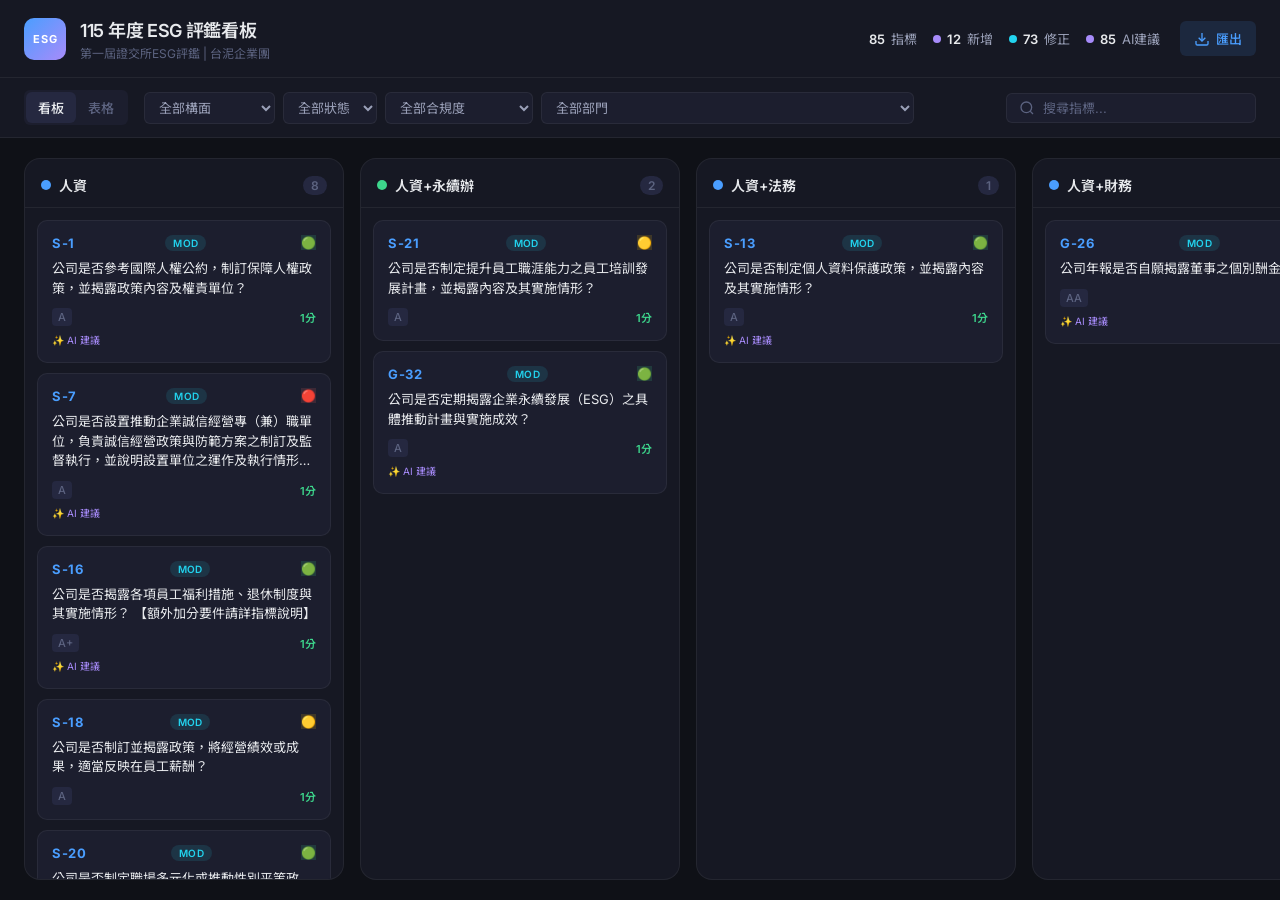
<file: index.html>
<!DOCTYPE html>
<html lang="zh-TW">
<head>
  <meta charset="UTF-8">
  <meta name="viewport" content="width=device-width, initial-scale=1.0">
  <title>ESG 評鑑看板 | 115年度</title>
  <meta name="description" content="115年度第一屆ESG評鑑指標管理看板，整合114年自評資料與AI填答建議">
  <link rel="preconnect" href="https://fonts.googleapis.com">
  <link href="https://fonts.googleapis.com/css2?family=Inter:wght@300;400;500;600;700&family=Noto+Sans+TC:wght@300;400;500;700&display=swap" rel="stylesheet">
  <link rel="stylesheet" href="style.css">
</head>
<body>
  <div id="app">
    <!-- Header -->
    <header class="header">
      <div class="header-left">
        <div class="logo">
          <span class="logo-icon">ESG</span>
          <div class="logo-text">
            <h1>115 年度 ESG 評鑑看板</h1>
            <p class="subtitle">第一屆證交所ESG評鑑 | 台泥企業團</p>
          </div>
        </div>
      </div>
      <div class="header-right">
        <div class="stats" id="stats"></div>
        <button class="btn btn-export" id="btnExport" title="匯出 Excel">
          <svg width="16" height="16" viewBox="0 0 24 24" fill="none" stroke="currentColor" stroke-width="2"><path d="M21 15v4a2 2 0 01-2 2H5a2 2 0 01-2-2v-4"/><polyline points="7 10 12 15 17 10"/><line x1="12" y1="15" x2="12" y2="3"/></svg>
          匯出
        </button>
      </div>
    </header>

    <!-- Toolbar -->
    <div class="toolbar">
      <div class="toolbar-left">
        <div class="view-toggle">
          <button class="btn btn-view active" data-view="kanban" id="btnKanban">看板</button>
          <button class="btn btn-view" data-view="table" id="btnTable">表格</button>
        </div>
        <div class="filter-group">
          <select id="filterFace" class="filter-select">
            <option value="">全部構面</option>
            <option value="E">環境面 (E)</option>
            <option value="S">社會面 (S)</option>
            <option value="G">公司治理面 (G)</option>
          </select>
          <select id="filterStatus" class="filter-select">
            <option value="">全部狀態</option>
            <option value="New_2026">新增指標</option>
            <option value="Modified_2026">修正指標</option>
          </select>
          <select id="filterCompliance" class="filter-select">
            <option value="">全部合規度</option>
            <option value="low">🟡/🔴 未完全符合</option>
            <option value="fully_compliant">🟢 完全符合</option>
            <option value="cannot_assess">⚪ 無法評估</option>
          </select>
          <select id="filterDept" class="filter-select">
            <option value="">全部部門</option>
          </select>
        </div>
      </div>
      <div class="toolbar-right">
        <div class="search-box">
          <svg width="16" height="16" viewBox="0 0 24 24" fill="none" stroke="currentColor" stroke-width="2"><circle cx="11" cy="11" r="8"/><path d="M21 21l-4.35-4.35"/></svg>
          <input type="text" id="searchInput" placeholder="搜尋指標..." autocomplete="off">
        </div>
      </div>
    </div>

    <!-- Kanban View -->
    <div class="kanban-container" id="kanbanView">
      <div class="kanban-board" id="kanbanBoard"></div>
    </div>

    <!-- Table View -->
    <div class="table-container hidden" id="tableView">
      <table class="data-table">
        <thead>
          <tr>
            <th>編號</th>
            <th>狀態</th>
            <th>構面</th>
            <th>評鑑指標</th>
            <th>題型</th>
            <th>114得分</th>
            <th>負責部門</th>
            <th>操作</th>
          </tr>
        </thead>
        <tbody id="tableBody"></tbody>
      </table>
    </div>

    <!-- Modal -->
    <div class="modal-overlay hidden" id="modalOverlay">
      <div class="modal" id="modal">
        <div class="modal-header">
          <div class="modal-title-group">
            <span class="modal-badge" id="modalBadge"></span>
            <h2 id="modalTitle"></h2>
          </div>
          <button class="btn-close" id="btnClose">&times;</button>
        </div>
        <div class="modal-body" id="modalBody"></div>
      </div>
    </div>
  </div>

  <script src="app.js"></script>
</body>
</html>
</file>
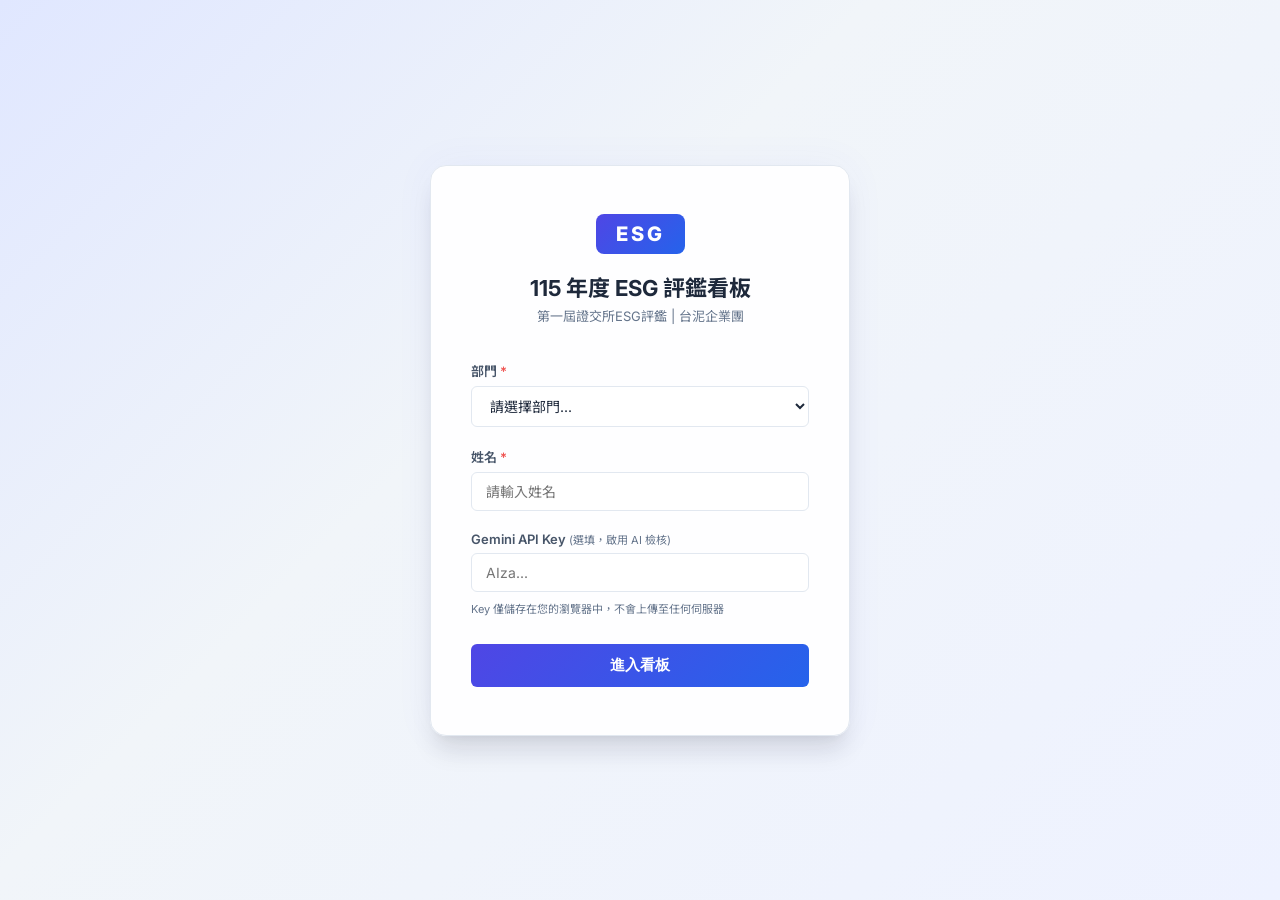
<file: v2/index.html>
<!DOCTYPE html>
<html lang="zh-TW">
<head>
  <meta charset="UTF-8">
  <meta name="viewport" content="width=device-width, initial-scale=1.0">
  <title>ESG 評鑑看板 | 115年度</title>
  <meta name="description" content="115年度第一屆ESG評鑑指標管理看板，整合114年自評資料與AI填答建議">
  <link rel="preconnect" href="https://fonts.googleapis.com">
  <link href="https://fonts.googleapis.com/css2?family=Inter:wght@300;400;500;600;700&family=Noto+Sans+TC:wght@300;400;500;700&display=swap" rel="stylesheet">
  <link rel="stylesheet" href="style.css">
</head>
<body>
  <!-- Login Overlay -->
  <div class="login-overlay" id="loginOverlay">
    <div class="login-card">
      <div class="login-logo">
        <span class="login-logo-icon">ESG</span>
        <h1>115 年度 ESG 評鑑看板</h1>
        <p>第一屆證交所ESG評鑑 | 台泥企業團</p>
      </div>
      <div class="login-form">
        <div class="login-field">
          <label>部門 <span class="required">*</span></label>
          <select id="loginDept" class="login-input">
            <option value="">請選擇部門...</option>
          </select>
        </div>
        <div class="login-field">
          <label>姓名 <span class="required">*</span></label>
          <input type="text" id="loginName" class="login-input" placeholder="請輸入姓名">
        </div>
        <div class="login-field">
          <label>Gemini API Key <span class="login-optional">(選填，啟用 AI 檢核)</span></label>
          <input type="password" id="loginApiKey" class="login-input" placeholder="AIza...">
          <div class="login-hint">Key 僅儲存在您的瀏覽器中，不會上傳至任何伺服器</div>
        </div>
        <button class="login-btn" id="loginBtn" onclick="handleLogin()">進入看板</button>
        <div class="login-error hidden" id="loginError"></div>
      </div>
    </div>
  </div>

  <div id="app" class="hidden">
    <!-- Header -->
    <header class="header">
      <div class="header-left">
        <div class="logo">
          <span class="logo-icon">ESG</span>
          <div class="logo-text">
            <h1>115 年度 ESG 評鑑看板</h1>
            <p class="subtitle">第一屆證交所ESG評鑑 | 台泥企業團</p>
          </div>
        </div>
      </div>
      <div class="header-right">
        <div class="stats" id="stats"></div>
        <div class="user-info" id="userInfo"></div>
        <button class="btn btn-export" id="btnExport" title="匯出 Excel">
          <svg width="16" height="16" viewBox="0 0 24 24" fill="none" stroke="currentColor" stroke-width="2"><path d="M21 15v4a2 2 0 01-2 2H5a2 2 0 01-2-2v-4"/><polyline points="7 10 12 15 17 10"/><line x1="12" y1="15" x2="12" y2="3"/></svg>
          匯出
        </button>
      </div>
    </header>

    <!-- Toolbar -->
    <div class="toolbar">
      <div class="toolbar-left">
        <div class="view-toggle">
          <button class="btn btn-view active" data-view="kanban" id="btnKanban">看板</button>
          <button class="btn btn-view" data-view="table" id="btnTable">表格</button>
        </div>
        <div class="filter-group">
          <!-- V2 面板 -->
          <select id="filterFace" class="filter-select">
            <option value="">全部構面</option>
            <option value="E">環境面 (E)</option>
            <option value="S">社會面 (S)</option>
            <option value="G">公司治理面 (G)</option>
          </select>
          <select id="filterStatus" class="filter-select">
            <option value="">全部狀態</option>
            <option value="新增">新增指標</option>
            <option value="修正">修正指標</option>
            <option value="無改變">無改變</option>
          </select>
          <select id="filterCompliance" class="filter-select">
            <option value="">全部合規度</option>
            <option value="low">🟡/🔴 未完全符合</option>
            <option value="fully_compliant">🟢 完全符合</option>
            <option value="cannot_assess">⚪ 無法評估</option>
          </select>
          <!-- Additional V2 Filter -->
          <select id="filterPlatform" class="filter-select">
            <option value="">全部揭露平台</option>
          </select>
          <select id="filterDept" class="filter-select">
            <option value="">全部部門</option>
          </select>
          <select id="filterFilled" class="filter-select">
            <option value="">全部填答狀態</option>
            <option value="filled">✅ 已填答</option>
            <option value="draft">📝 有草稿</option>
            <option value="empty">⬜ 未填答</option>
          </select>
        </div>
      </div>
      <div class="toolbar-right">
        <div class="search-box">
          <svg width="16" height="16" viewBox="0 0 24 24" fill="none" stroke="currentColor" stroke-width="2"><circle cx="11" cy="11" r="8"/><path d="M21 21l-4.35-4.35"/></svg>
          <input type="text" id="searchInput" placeholder="搜尋指標..." autocomplete="off">
        </div>
      </div>
    </div>

    <!-- Kanban View -->
    <div class="kanban-container" id="kanbanView">
      <div class="kanban-board" id="kanbanBoard"></div>
    </div>

    <!-- Table View -->
    <div class="table-container hidden" id="tableView">
      <table class="data-table">
        <thead>
          <tr>
            <th>編號</th>
            <th>狀態</th>
            <th>構面</th>
            <th>評鑑指標</th>
            <th>題型</th>
            <th>114得分</th>
            <th>負責部門</th>
            <th>填答</th>
            <th>操作</th>
          </tr>
        </thead>
        <tbody id="tableBody"></tbody>
      </table>
    </div>

    <!-- Modal -->
    <div class="modal-overlay hidden" id="modalOverlay">
      <div class="modal" id="modal">
        <div class="modal-header">
          <div class="modal-title-group">
            <span class="modal-badge" id="modalBadge"></span>
            <h2 id="modalTitle"></h2>
          </div>
          <button class="btn-close" id="btnClose">&times;</button>
        </div>
        <div class="modal-body" id="modalBody"></div>
      </div>
    </div>
  </div>

  <script src="ai-validator.js"></script>
  <script src="app.js"></script>
</body>
</html>
</file>
<file: style.css>
/* ===========================
   ESG Kanban Dashboard Styles
   =========================== */

:root {
  /* Color System - Dark Mode */
  --bg-primary: #0f1117;
  --bg-secondary: #161823;
  --bg-card: #1c1e2e;
  --bg-card-hover: #232540;
  --bg-surface: #252840;
  --bg-modal: #1a1d30;

  --border-subtle: rgba(255, 255, 255, 0.06);
  --border-active: rgba(255, 255, 255, 0.12);

  --text-primary: #e8eaed;
  --text-secondary: #9aa0b8;
  --text-muted: #5c6380;

  /* Accent Colors */
  --accent-blue: #4a9eff;
  --accent-green: #3dd68c;
  --accent-orange: #f0a855;
  --accent-red: #f06565;
  --accent-purple: #a78bfa;
  --accent-cyan: #22d3ee;

  /* Category Colors */
  --env-color: #3dd68c;
  --env-bg: rgba(61, 214, 140, 0.1);
  --soc-color: #4a9eff;
  --soc-bg: rgba(74, 158, 255, 0.1);
  --gov-color: #f0a855;
  --gov-bg: rgba(240, 168, 85, 0.1);

  /* Status Colors */
  --new-color: #a78bfa;
  --new-bg: rgba(167, 139, 250, 0.12);
  --mod-color: #22d3ee;
  --mod-bg: rgba(34, 211, 238, 0.12);

  /* Score Colors */
  --score-pass: #3dd68c;
  --score-fail: #f06565;

  /* Spacing */
  --radius-sm: 6px;
  --radius-md: 10px;
  --radius-lg: 16px;
  --radius-xl: 20px;

  /* Typography */
  --font-sans: 'Inter', 'Noto Sans TC', -apple-system, BlinkMacSystemFont, sans-serif;
}

* { margin: 0; padding: 0; box-sizing: border-box; }

html, body {
  height: 100%;
  font-family: var(--font-sans);
  background: var(--bg-primary);
  color: var(--text-primary);
  -webkit-font-smoothing: antialiased;
}

#app {
  display: flex;
  flex-direction: column;
  height: 100vh;
}

/* === Header === */
.header {
  display: flex;
  align-items: center;
  justify-content: space-between;
  padding: 16px 24px;
  background: var(--bg-secondary);
  border-bottom: 1px solid var(--border-subtle);
  flex-shrink: 0;
}

.header-left { display: flex; align-items: center; gap: 16px; }
.header-right { display: flex; align-items: center; gap: 20px; }

.logo { display: flex; align-items: center; gap: 14px; }

.logo-icon {
  display: flex;
  align-items: center;
  justify-content: center;
  width: 42px;
  height: 42px;
  background: linear-gradient(135deg, var(--accent-blue), var(--accent-purple));
  border-radius: var(--radius-md);
  font-size: 11px;
  font-weight: 700;
  letter-spacing: 1px;
  color: white;
}

.logo-text h1 {
  font-size: 18px;
  font-weight: 600;
  letter-spacing: -0.3px;
}

.subtitle {
  font-size: 12px;
  color: var(--text-muted);
  margin-top: 2px;
}

.stats {
  display: flex;
  gap: 16px;
  font-size: 13px;
  color: var(--text-secondary);
}

.stat-item {
  display: flex;
  align-items: center;
  gap: 6px;
}

.stat-dot {
  width: 8px;
  height: 8px;
  border-radius: 50%;
}

.stat-count {
  font-weight: 600;
  color: var(--text-primary);
}

/* === Buttons === */
.btn {
  display: inline-flex;
  align-items: center;
  gap: 6px;
  padding: 8px 14px;
  border: none;
  border-radius: var(--radius-sm);
  font-family: var(--font-sans);
  font-size: 13px;
  font-weight: 500;
  cursor: pointer;
  transition: all 0.2s ease;
}

.btn-export {
  background: rgba(74, 158, 255, 0.12);
  color: var(--accent-blue);
}

.btn-export:hover {
  background: rgba(74, 158, 255, 0.22);
}

.btn-view {
  background: transparent;
  color: var(--text-muted);
  padding: 6px 12px;
}

.btn-view.active {
  background: var(--bg-surface);
  color: var(--text-primary);
}

.btn-view:hover:not(.active) {
  color: var(--text-secondary);
}

.btn-close {
  background: none;
  border: none;
  color: var(--text-muted);
  font-size: 24px;
  cursor: pointer;
  padding: 4px 8px;
  border-radius: var(--radius-sm);
  transition: all 0.15s;
}

.btn-close:hover {
  color: var(--text-primary);
  background: rgba(255, 255, 255, 0.06);
}

/* === Toolbar === */
.toolbar {
  display: flex;
  align-items: center;
  justify-content: space-between;
  padding: 12px 24px;
  background: var(--bg-secondary);
  border-bottom: 1px solid var(--border-subtle);
  flex-shrink: 0;
  gap: 16px;
}

.toolbar-left {
  display: flex;
  align-items: center;
  gap: 16px;
}

.toolbar-right {
  display: flex;
  align-items: center;
  gap: 12px;
}

.view-toggle {
  display: flex;
  background: var(--bg-card);
  border-radius: var(--radius-sm);
  padding: 2px;
}

.filter-group {
  display: flex;
  gap: 8px;
}

.filter-select {
  background: var(--bg-card);
  color: var(--text-secondary);
  border: 1px solid var(--border-subtle);
  border-radius: var(--radius-sm);
  padding: 6px 10px;
  font-family: var(--font-sans);
  font-size: 13px;
  cursor: pointer;
  transition: border-color 0.15s;
}

.filter-select:hover { border-color: var(--border-active); }
.filter-select:focus { outline: none; border-color: var(--accent-blue); }

.search-box {
  display: flex;
  align-items: center;
  gap: 8px;
  background: var(--bg-card);
  border: 1px solid var(--border-subtle);
  border-radius: var(--radius-sm);
  padding: 6px 12px;
  transition: border-color 0.15s;
}

.search-box:focus-within { border-color: var(--accent-blue); }

.search-box svg { color: var(--text-muted); flex-shrink: 0; }

.search-box input {
  background: transparent;
  border: none;
  color: var(--text-primary);
  font-family: var(--font-sans);
  font-size: 13px;
  width: 200px;
  outline: none;
}

.search-box input::placeholder { color: var(--text-muted); }

/* === Kanban === */
.kanban-container {
  flex: 1;
  overflow-x: auto;
  overflow-y: hidden;
  padding: 20px 24px;
}

.kanban-board {
  display: flex;
  gap: 16px;
  height: 100%;
  min-width: min-content;
}

.kanban-column {
  flex: 0 0 320px;
  display: flex;
  flex-direction: column;
  background: var(--bg-secondary);
  border-radius: var(--radius-lg);
  border: 1px solid var(--border-subtle);
  overflow: hidden;
}

.kanban-column-header {
  display: flex;
  align-items: center;
  justify-content: space-between;
  padding: 16px 16px 12px;
  border-bottom: 1px solid var(--border-subtle);
  flex-shrink: 0;
}

.kanban-column-title {
  display: flex;
  align-items: center;
  gap: 8px;
  font-size: 14px;
  font-weight: 600;
}

.column-color-dot {
  width: 10px;
  height: 10px;
  border-radius: 50%;
}

.kanban-column-count {
  background: var(--bg-surface);
  color: var(--text-muted);
  font-size: 12px;
  font-weight: 600;
  padding: 2px 8px;
  border-radius: 10px;
}

.kanban-column-body {
  flex: 1;
  overflow-y: auto;
  padding: 12px;
  display: flex;
  flex-direction: column;
  gap: 10px;
}

.kanban-column-body::-webkit-scrollbar {
  width: 4px;
}

.kanban-column-body::-webkit-scrollbar-track {
  background: transparent;
}

.kanban-column-body::-webkit-scrollbar-thumb {
  background: rgba(255, 255, 255, 0.08);
  border-radius: 4px;
}

/* === Card === */
.card {
  background: var(--bg-card);
  border: 1px solid var(--border-subtle);
  border-radius: var(--radius-md);
  padding: 14px;
  cursor: pointer;
  transition: all 0.2s ease;
  position: relative;
}

.card:hover {
  background: var(--bg-card-hover);
  border-color: var(--border-active);
  transform: translateY(-1px);
  box-shadow: 0 4px 20px rgba(0, 0, 0, 0.3);
}

.card-header {
  display: flex;
  align-items: flex-start;
  justify-content: space-between;
  margin-bottom: 8px;
}

.card-id {
  font-size: 13px;
  font-weight: 700;
  letter-spacing: 0.5px;
}

.card-id.env { color: var(--env-color); }
.card-id.soc { color: var(--soc-color); }
.card-id.gov { color: var(--gov-color); }

.card-badge {
  font-size: 10px;
  font-weight: 600;
  padding: 2px 8px;
  border-radius: 10px;
  letter-spacing: 0.3px;
}

.card-badge.new {
  background: var(--new-bg);
  color: var(--new-color);
}

.card-badge.modified {
  background: var(--mod-bg);
  color: var(--mod-color);
}

.card-title {
  font-size: 13px;
  line-height: 1.5;
  color: var(--text-primary);
  display: -webkit-box;
  -webkit-line-clamp: 3;
  -webkit-box-orient: vertical;
  overflow: hidden;
  margin-bottom: 10px;
}

.card-footer {
  display: flex;
  align-items: center;
  justify-content: space-between;
  font-size: 11px;
}

.card-type {
  background: var(--bg-surface);
  color: var(--text-muted);
  padding: 2px 6px;
  border-radius: 4px;
  font-weight: 500;
}

.card-score {
  font-weight: 600;
  display: flex;
  align-items: center;
  gap: 4px;
}

.card-score.pass { color: var(--score-pass); }
.card-score.fail { color: var(--score-fail); }
.card-score.na { color: var(--text-muted); }

.card-dept {
  font-size: 11px;
  color: var(--text-muted);
  margin-top: 6px;
  display: flex;
  align-items: center;
  gap: 4px;
}

.card-ai-badge {
  display: inline-flex;
  align-items: center;
  gap: 3px;
  font-size: 10px;
  color: var(--accent-purple);
  margin-top: 6px;
}

/* === Table View === */
.table-container {
  flex: 1;
  overflow: auto;
  padding: 20px 24px;
}

.data-table {
  width: 100%;
  border-collapse: collapse;
  font-size: 13px;
}

.data-table thead th {
  position: sticky;
  top: 0;
  background: var(--bg-secondary);
  color: var(--text-muted);
  font-weight: 600;
  font-size: 12px;
  text-transform: uppercase;
  letter-spacing: 0.5px;
  padding: 12px 14px;
  text-align: left;
  border-bottom: 1px solid var(--border-subtle);
  white-space: nowrap;
}

.data-table tbody tr {
  border-bottom: 1px solid var(--border-subtle);
  cursor: pointer;
  transition: background 0.15s;
}

.data-table tbody tr:hover {
  background: var(--bg-card-hover);
}

.data-table td {
  padding: 12px 14px;
  vertical-align: top;
}

.data-table td:nth-child(4) {
  max-width: 400px;
  white-space: normal;
  line-height: 1.5;
}

/* === Modal === */
.modal-overlay {
  position: fixed;
  inset: 0;
  background: rgba(0, 0, 0, 0.65);
  backdrop-filter: blur(8px);
  display: flex;
  align-items: center;
  justify-content: center;
  z-index: 1000;
  animation: fadeIn 0.2s ease;
}

@keyframes fadeIn {
  from { opacity: 0; }
  to { opacity: 1; }
}

.modal {
  background: var(--bg-modal);
  border: 1px solid var(--border-subtle);
  border-radius: var(--radius-xl);
  width: 90%;
  max-width: 780px;
  max-height: 85vh;
  display: flex;
  flex-direction: column;
  box-shadow: 0 20px 60px rgba(0, 0, 0, 0.5);
  animation: slideUp 0.25s ease;
}

@keyframes slideUp {
  from { transform: translateY(20px); opacity: 0; }
  to { transform: translateY(0); opacity: 1; }
}

.modal-header {
  display: flex;
  align-items: flex-start;
  justify-content: space-between;
  padding: 24px 28px 16px;
  border-bottom: 1px solid var(--border-subtle);
}

.modal-title-group {
  display: flex;
  flex-direction: column;
  gap: 8px;
  flex: 1;
}

.modal-badge {
  display: inline-flex;
  align-self: flex-start;
  font-size: 11px;
  font-weight: 600;
  padding: 3px 10px;
  border-radius: 10px;
  letter-spacing: 0.3px;
}

.modal-header h2 {
  font-size: 16px;
  font-weight: 600;
  line-height: 1.5;
}

.modal-body {
  flex: 1;
  overflow-y: auto;
  padding: 24px 28px 28px;
}

.modal-section {
  margin-bottom: 24px;
}

.modal-section:last-child {
  margin-bottom: 0;
}

.modal-section-title {
  font-size: 12px;
  font-weight: 600;
  text-transform: uppercase;
  letter-spacing: 0.8px;
  color: var(--text-muted);
  margin-bottom: 10px;
  display: flex;
  align-items: center;
  gap: 6px;
}

.modal-section-content {
  font-size: 13px;
  line-height: 1.7;
  color: var(--text-secondary);
  white-space: pre-wrap;
  word-break: break-word;
}

.modal-info-grid {
  display: grid;
  grid-template-columns: repeat(auto-fit, minmax(200px, 1fr));
  gap: 12px;
}

.info-card {
  background: var(--bg-surface);
  border-radius: var(--radius-md);
  padding: 14px;
}

.info-card-label {
  font-size: 11px;
  color: var(--text-muted);
  margin-bottom: 6px;
  font-weight: 500;
}

.info-card-value {
  font-size: 14px;
  color: var(--text-primary);
  font-weight: 600;
}

/* AI Suggestion in Modal */
.ai-section {
  background: linear-gradient(135deg, rgba(167, 139, 250, 0.06), rgba(74, 158, 255, 0.04));
  border: 1px solid rgba(167, 139, 250, 0.15);
  border-radius: var(--radius-md);
  padding: 20px;
}

.ai-section .modal-section-title {
  color: var(--accent-purple);
}

.ai-item {
  margin-bottom: 16px;
}

.ai-item:last-child { margin-bottom: 0; }

.ai-item-label {
  font-size: 12px;
  font-weight: 600;
  color: var(--accent-purple);
  margin-bottom: 6px;
}

.ai-item-content {
  font-size: 13px;
  line-height: 1.6;
  color: var(--text-secondary);
}

.ai-item-content ul {
  padding-left: 18px;
  margin-top: 4px;
}

.ai-item-content li {
  margin-bottom: 4px;
}

.ai-placeholder {
  text-align: center;
  padding: 20px;
  color: var(--text-muted);
  font-size: 13px;
}

/* Score badge in modal */
.score-badge {
  display: inline-flex;
  align-items: center;
  gap: 4px;
  padding: 4px 10px;
  border-radius: var(--radius-sm);
  font-weight: 600;
  font-size: 13px;
}

.score-badge.pass {
  background: rgba(61, 214, 140, 0.12);
  color: var(--score-pass);
}

.score-badge.fail {
  background: rgba(240, 101, 101, 0.12);
  color: var(--score-fail);
}

/* === Compliance Section === */
.compliance-badge-sm {
  font-size: 12px;
  margin-left: 4px;
  cursor: help;
}

.compliance-section {
  background: linear-gradient(135deg, rgba(74, 158, 255, 0.06), rgba(61, 214, 140, 0.04));
  border: 1px solid rgba(74, 158, 255, 0.15);
  border-radius: var(--radius-md);
  padding: 20px;
}

.compliance-section .modal-section-title {
  color: var(--accent-blue);
}

.compliance-header {
  display: flex;
  align-items: center;
  gap: 14px;
  flex-wrap: wrap;
  margin-bottom: 14px;
}

.compliance-badge {
  display: inline-flex;
  align-items: center;
  gap: 6px;
  padding: 6px 14px;
  border-radius: var(--radius-sm);
  font-weight: 700;
  font-size: 14px;
}

.compliance-full {
  background: rgba(61, 214, 140, 0.15);
  color: var(--score-pass);
}

.compliance-partial {
  background: rgba(255, 193, 7, 0.15);
  color: #ffc107;
}

.compliance-fail {
  background: rgba(240, 101, 101, 0.15);
  color: var(--score-fail);
}

.compliance-na {
  background: rgba(255, 255, 255, 0.06);
  color: var(--text-muted);
}

.compliance-confidence,
.compliance-urls {
  font-size: 12px;
  color: var(--text-muted);
  font-weight: 500;
}

.compliance-gap {
  background: rgba(0, 0, 0, 0.2);
  border-radius: var(--radius-sm);
  padding: 12px 16px;
  font-size: 13px;
  line-height: 1.7;
  color: var(--text-secondary);
  margin-bottom: 16px;
}

.compliance-list-title {
  font-size: 12px;
  font-weight: 600;
  color: var(--text-muted);
  margin: 14px 0 8px;
  display: flex;
  align-items: center;
  gap: 6px;
}

.compliance-list {
  padding-left: 20px;
  font-size: 13px;
  line-height: 1.7;
  color: var(--text-secondary);
}

.compliance-list.matched li {
  color: var(--score-pass);
}

.compliance-list.matched li::marker {
  color: var(--score-pass);
}

.compliance-list.missing li {
  color: var(--score-fail);
}

.compliance-list.missing li::marker {
  color: var(--score-fail);
}

.url-analysis-grid {
  display: flex;
  flex-direction: column;
  gap: 8px;
}

.url-analysis-item {
  display: flex;
  align-items: flex-start;
  gap: 10px;
  background: rgba(0, 0, 0, 0.15);
  border-radius: var(--radius-sm);
  padding: 10px 14px;
  font-size: 12px;
}

.url-analysis-item.irrelevant {
  opacity: 0.6;
}

.url-icon {
  flex-shrink: 0;
  font-size: 14px;
  margin-top: 1px;
}

.url-info {
  flex: 1;
  min-width: 0;
}

.url-path {
  font-family: var(--font-mono);
  font-size: 11px;
  color: var(--accent-blue);
  white-space: nowrap;
  overflow: hidden;
  text-overflow: ellipsis;
  margin-bottom: 4px;
}

.url-summary {
  font-size: 12px;
  color: var(--text-muted);
  line-height: 1.5;
}

.compliance-recommendation {
  margin-top: 14px;
  background: rgba(255, 193, 7, 0.08);
  border: 1px solid rgba(255, 193, 7, 0.15);
  border-radius: var(--radius-sm);
  padding: 12px 16px;
  font-size: 13px;
  line-height: 1.7;
  color: var(--text-secondary);
}

.compliance-recommendation strong {
  color: #ffc107;
}

/* === Draft Section ===  */
.draft-section {
  background: linear-gradient(135deg, rgba(61, 214, 140, 0.06), rgba(74, 158, 255, 0.04));
  border: 1px solid rgba(61, 214, 140, 0.15);
  border-radius: var(--radius-md);
  padding: 20px;
}

.draft-section .modal-section-title {
  color: var(--accent-green);
}

.draft-form {
  display: flex;
  flex-direction: column;
  gap: 12px;
}

.draft-input-row {
  display: grid;
  grid-template-columns: 1fr 1fr;
  gap: 12px;
}

.draft-field {
  display: flex;
  flex-direction: column;
  gap: 4px;
}

.draft-label {
  font-size: 12px;
  font-weight: 500;
  color: var(--text-muted);
}

.draft-required {
  color: var(--accent-red);
}

.draft-input {
  background: rgba(0, 0, 0, 0.25);
  border: 1px solid var(--border-subtle);
  border-radius: var(--radius-sm);
  padding: 8px 12px;
  color: var(--text-primary);
  font-family: var(--font-sans);
  font-size: 13px;
  transition: border-color 0.15s;
}

.draft-input:focus {
  outline: none;
  border-color: var(--accent-green);
}

.draft-input::placeholder {
  color: var(--text-muted);
}

.draft-textarea {
  background: rgba(0, 0, 0, 0.25);
  border: 1px solid var(--border-subtle);
  border-radius: var(--radius-sm);
  padding: 12px;
  color: var(--text-primary);
  font-family: var(--font-sans);
  font-size: 13px;
  line-height: 1.6;
  resize: vertical;
  min-height: 100px;
  transition: border-color 0.15s;
}

.draft-textarea:focus {
  outline: none;
  border-color: var(--accent-green);
}

.draft-textarea::placeholder {
  color: var(--text-muted);
}

.draft-actions {
  display: flex;
  align-items: center;
  gap: 14px;
  margin-top: 4px;
}

.draft-submit-btn {
  display: inline-flex;
  align-items: center;
  gap: 6px;
  padding: 10px 20px;
  border: none;
  border-radius: var(--radius-sm);
  background: linear-gradient(135deg, var(--accent-green), #2bb878);
  color: #fff;
  font-family: var(--font-sans);
  font-size: 13px;
  font-weight: 600;
  cursor: pointer;
  transition: all 0.2s ease;
  box-shadow: 0 2px 12px rgba(61, 214, 140, 0.25);
}

.draft-submit-btn:hover:not(:disabled) {
  transform: translateY(-1px);
  box-shadow: 0 4px 20px rgba(61, 214, 140, 0.35);
}

.draft-submit-btn:active:not(:disabled) {
  transform: translateY(0);
}

.draft-submit-btn:disabled {
  opacity: 0.6;
  cursor: not-allowed;
}

.draft-status {
  font-size: 13px;
  font-weight: 500;
  transition: all 0.2s;
}

.draft-status-success {
  color: var(--accent-green);
}

.draft-status-error {
  color: var(--accent-red);
}

@media (max-width: 768px) {
  .draft-input-row {
    grid-template-columns: 1fr;
  }
}

/* === Hidden === */
.hidden { display: none !important; }

/* === Responsive === */
@media (max-width: 768px) {
  .header { flex-direction: column; gap: 12px; align-items: flex-start; }
  .toolbar { flex-direction: column; align-items: stretch; }
  .toolbar-left { flex-wrap: wrap; }
  .filter-group { flex-wrap: wrap; }
  .kanban-column { flex: 0 0 280px; }
}
</file>
<file: v2/style.css>
/* ========================================
   ESG Dashboard - Enhanced Style v3 (Light Mode)
   ======================================== */

/* CSS Variables */
:root {
  /* Light Theme Colors */
  --bg-dark: #f8fafc;
  --bg-surface: #ffffff;
  --bg-card: #ffffff;
  --bg-hover: #f1f5f9;
  --bg-input: #ffffff;
  --border-subtle: #e2e8f0;
  --border-focus: #5c6bc0;

  --text-primary: #1e293b;
  --text-secondary: #475569;
  --text-muted: #64748b;

  --env-color: #059669;
  --soc-color: #d946ef;
  --gov-color: #4f46e5;

  --new-color: #0284c7;
  --mod-color: #d97706;

  --score-pass: #059669;
  --score-fail: #e11d48;

  --accent-blue: #2563eb;
  --accent-cyan: #0891b2;
  --accent-orange: #ea580c;
  --accent-green: #16a34a;
  --accent-purple: #9333ea;

  --gradient-primary: linear-gradient(135deg, #4f46e5 0%, #2563eb 100%);
  --gradient-success: linear-gradient(135deg, #15803d 0%, #16a34a 100%);
  --gradient-warning: linear-gradient(135deg, #b45309 0%, #ea580c 100%);
  --gradient-error: linear-gradient(135deg, #be123c 0%, #e11d48 100%);

  --shadow-card: 0 4px 6px -1px rgba(0,0,0,0.05), 0 2px 4px -2px rgba(0,0,0,0.02);
  --shadow-modal: 0 20px 25px -5px rgba(0,0,0,0.1), 0 8px 10px -6px rgba(0,0,0,0.05);
  --shadow-glow: 0 0 15px rgba(79,70,229,0.15);
  --radius: 10px;
  --radius-sm: 6px;
}

/* Reset */
*, *::before, *::after { box-sizing: border-box; margin: 0; padding: 0; }
html { font-size: 14px; }
body {
  font-family: 'Inter', 'Noto Sans TC', sans-serif;
  background: var(--bg-dark);
  color: var(--text-primary);
  min-height: 100vh;
  -webkit-font-smoothing: antialiased;
}

.hidden { display: none !important; }

/* ========================================
   LOGIN OVERLAY
   ======================================== */
.login-overlay {
  position: fixed;
  inset: 0;
  z-index: 9999;
  display: flex;
  align-items: center;
  justify-content: center;
  background: linear-gradient(135deg, #e0e7ff 0%, #f1f5f9 40%, #eef2ff 100%);
  backdrop-filter: blur(20px);
}

.login-card {
  width: 420px;
  background: rgba(255, 255, 255, 0.95);
  border: 1px solid var(--border-subtle);
  border-radius: 16px;
  padding: 48px 40px;
  box-shadow: var(--shadow-modal), 0 0 40px rgba(79,70,229,0.05);
  animation: login-fade-in 0.5s ease;
}

@keyframes login-fade-in {
  from { opacity: 0; transform: translateY(20px) scale(0.97); }
  to { opacity: 1; transform: translateY(0) scale(1); }
}

.login-logo {
  text-align: center;
  margin-bottom: 36px;
}
.login-logo-icon {
  display: inline-block;
  font-size: 20px;
  font-weight: 800;
  letter-spacing: 3px;
  background: var(--gradient-primary);
  color: #fff;
  padding: 8px 20px;
  border-radius: 8px;
  margin-bottom: 16px;
}
.login-logo h1 {
  font-size: 22px;
  font-weight: 700;
  color: var(--text-primary);
  margin-bottom: 4px;
}
.login-logo p {
  font-size: 13px;
  color: var(--text-muted);
}

.login-form { display: flex; flex-direction: column; gap: 20px; }
.login-field { display: flex; flex-direction: column; gap: 6px; }
.login-field label {
  font-size: 13px;
  font-weight: 600;
  color: var(--text-secondary);
}
.login-field .required { color: #ef5350; }
.login-optional {
  font-size: 11px;
  color: var(--text-muted);
  font-weight: 400;
}
.login-input {
  background: var(--bg-input);
  border: 1px solid var(--border-subtle);
  border-radius: var(--radius-sm);
  color: var(--text-primary);
  padding: 10px 14px;
  font-size: 14px;
  font-family: inherit;
  outline: none;
  transition: border-color 0.2s, box-shadow 0.2s;
}
.login-input:focus {
  border-color: var(--border-focus);
  box-shadow: 0 0 0 3px rgba(92,107,192,0.1);
}
.login-input option {
  background: var(--bg-surface);
  color: var(--text-primary);
}
.login-hint {
  font-size: 11px;
  color: var(--text-muted);
  margin-top: 2px;
}
.login-btn {
  margin-top: 8px;
  background: var(--gradient-primary);
  color: white;
  border: none;
  border-radius: var(--radius-sm);
  padding: 12px;
  font-size: 15px;
  font-weight: 600;
  cursor: pointer;
  transition: transform 0.15s, box-shadow 0.2s;
}
.login-btn:hover {
  transform: translateY(-1px);
  box-shadow: var(--shadow-glow);
}
.login-btn:active { transform: translateY(0); }
.login-error {
  text-align: center;
  color: #e11d48;
  font-size: 13px;
  padding: 8px;
  background: rgba(225,29,72,0.1);
  border-radius: var(--radius-sm);
}

/* ========================================
   HEADER
   ======================================== */
.header {
  display: flex;
  align-items: center;
  justify-content: space-between;
  padding: 16px 28px;
  border-bottom: 1px solid var(--border-subtle);
  background: var(--bg-surface);
  position: sticky;
  top: 0;
  z-index: 100;
}
.header-left, .header-right { display: flex; align-items: center; gap: 16px; }
.logo { display: flex; align-items: center; gap: 12px; }
.logo-icon {
  font-size: 14px;
  font-weight: 800;
  letter-spacing: 3px;
  background: var(--gradient-primary);
  color: #fff;
  padding: 6px 14px;
  border-radius: 6px;
}
.logo-text h1 { font-size: 17px; font-weight: 700; line-height: 1.2; }
.subtitle { font-size: 12px; color: var(--text-muted); }

.stats { display: flex; align-items: center; gap: 14px; }
.stat-item {
  display: flex;
  align-items: center;
  gap: 4px;
  font-size: 13px;
  color: var(--text-secondary);
}
.stat-count { font-weight: 600; color: var(--text-primary); }
.stat-dot { width: 8px; height: 8px; border-radius: 50%; }

.user-info { display: flex; align-items: center; }
.user-badge {
  display: inline-flex;
  align-items: center;
  gap: 6px;
  padding: 6px 14px;
  background: rgba(92,107,192,0.08);
  border: 1px solid rgba(92,107,192,0.15);
  border-radius: 20px;
  font-size: 13px;
  color: var(--text-primary);
  font-weight: 500;
  cursor: pointer;
  transition: background 0.2s;
}
.user-badge:hover { background: rgba(92,107,192,0.15); }

/* ========================================
   TOOLBAR
   ======================================== */
.toolbar {
  display: flex;
  align-items: center;
  justify-content: space-between;
  padding: 12px 28px;
  border-bottom: 1px solid var(--border-subtle);
  background: var(--bg-surface);
  flex-wrap: wrap;
  gap: 10px;
}
.toolbar-left, .toolbar-right { display: flex; align-items: center; gap: 10px; flex-wrap: wrap; }

.btn {
  display: inline-flex;
  align-items: center;
  gap: 6px;
  padding: 7px 14px;
  border: 1px solid var(--border-subtle);
  border-radius: var(--radius-sm);
  background: var(--bg-surface);
  color: var(--text-secondary);
  font-size: 13px;
  cursor: pointer;
  transition: all 0.15s;
  font-family: inherit;
}
.btn:hover { background: var(--bg-hover); color: var(--text-primary); }

.view-toggle { display: flex; gap: 0; }
.view-toggle .btn { border-radius: 0; }
.view-toggle .btn:first-child { border-radius: var(--radius-sm) 0 0 var(--radius-sm); }
.view-toggle .btn:last-child { border-radius: 0 var(--radius-sm) var(--radius-sm) 0; }
.view-toggle .btn.active {
  background: var(--gradient-primary);
  border-color: transparent;
  color: #fff;
}

.filter-group { display: flex; gap: 8px; flex-wrap: wrap; }
.filter-select {
  background: var(--bg-input);
  border: 1px solid var(--border-subtle);
  border-radius: var(--radius-sm);
  color: var(--text-secondary);
  padding: 7px 10px;
  font-size: 12px;
  font-family: inherit;
  cursor: pointer;
  outline: none;
  min-width: 100px;
}
.filter-select:focus { border-color: var(--border-focus); }
.filter-select option { background: var(--bg-surface); }

.search-box {
  display: flex;
  align-items: center;
  gap: 8px;
  background: var(--bg-input);
  border: 1px solid var(--border-subtle);
  border-radius: var(--radius-sm);
  padding: 5px 12px;
  color: var(--text-muted);
}
.search-box input {
  background: transparent;
  border: none;
  color: var(--text-primary);
  font-size: 13px;
  outline: none;
  width: 160px;
  font-family: inherit;
}
.search-box input::placeholder {
  color: var(--text-muted);
}

.btn-export {
  background: rgba(22, 163, 74, 0.1);
  border: 1px solid rgba(22, 163, 74, 0.2);
  color: #16a34a;
}
.btn-export:hover { background: rgba(22, 163, 74, 0.15); }

/* ========================================
   KANBAN
   ======================================== */
.kanban-container {
  padding: 20px 28px;
  overflow-x: auto;
}
.kanban-board {
  display: flex;
  gap: 16px;
  min-height: calc(100vh - 180px);
}
.kanban-column {
  min-width: 280px;
  max-width: 320px;
  flex-shrink: 0;
  display: flex;
  flex-direction: column;
}
.kanban-column-header {
  display: flex;
  align-items: center;
  justify-content: space-between;
  padding: 10px 14px;
  border-radius: var(--radius) var(--radius) 0 0;
  background: var(--bg-surface);
  border: 1px solid var(--border-subtle);
  border-bottom: none;
}
.kanban-column-title {
  display: flex;
  align-items: center;
  gap: 8px;
  font-size: 13px;
  font-weight: 600;
}
.column-color-dot { width: 10px; height: 10px; border-radius: 50%; }
.kanban-column-count {
  background: var(--bg-dark);
  padding: 2px 8px;
  border-radius: 10px;
  font-size: 12px;
  color: var(--text-muted);
  font-weight: 600;
}
.kanban-column-body {
  flex: 1;
  padding: 10px;
  display: flex;
  flex-direction: column;
  gap: 8px;
  background: var(--bg-dark);
  border: 1px solid var(--border-subtle);
  border-top: none;
  border-radius: 0 0 var(--radius) var(--radius);
  overflow-y: auto;
  max-height: calc(100vh - 240px);
}

/* Card */
.card {
  background: var(--bg-card);
  border: 1px solid var(--border-subtle);
  border-radius: var(--radius-sm);
  padding: 12px;
  cursor: pointer;
  transition: transform 0.15s, box-shadow 0.2s, border-color 0.2s;
  box-shadow: 0 1px 2px rgba(0,0,0,0.02);
}
.card:hover {
  transform: translateY(-2px);
  box-shadow: var(--shadow-card);
  border-color: var(--border-focus);
}
.card-header {
  display: flex;
  align-items: center;
  gap: 6px;
  margin-bottom: 8px;
  flex-wrap: wrap;
}
.card-id {
  font-weight: 700;
  font-size: 13px;
  padding: 2px 8px;
  border-radius: 4px;
}
.card-id.env { background: rgba(16, 185, 129, 0.1); color: var(--env-color); }
.card-id.soc { background: rgba(217, 70, 239, 0.1); color: var(--soc-color); }
.card-id.gov { background: rgba(79, 70, 229, 0.1); color: var(--gov-color); }

.card-badge {
  font-size: 10px;
  font-weight: 700;
  padding: 2px 6px;
  border-radius: 3px;
  letter-spacing: 0.5px;
}
.card-badge.new { background: rgba(2, 132, 199, 0.1); color: var(--new-color); }
.card-badge.modified { background: rgba(217, 119, 6, 0.1); color: var(--mod-color); }

.card-filled-badge {
  font-size: 14px;
  margin-left: auto;
}
.card-draft-badge {
  font-size: 14px;
  margin-left: auto;
  opacity: 0.8;
}

.card-title {
  font-size: 13px;
  line-height: 1.5;
  color: var(--text-primary);
  margin-bottom: 8px;
  display: -webkit-box;
  -webkit-line-clamp: 3;
  -webkit-box-orient: vertical;
  overflow: hidden;
}
.card-footer {
  display: flex;
  justify-content: space-between;
  align-items: center;
}
.card-type { font-size: 11px; color: var(--text-muted); font-weight: 500;}
.card-score { font-size: 12px; font-weight: 600; }
.card-score.pass { color: var(--score-pass); }
.card-score.fail { color: var(--score-fail); }
.card-score.na { color: var(--text-muted); }

.card-ai-badge {
  font-size: 11px;
  color: var(--accent-purple);
  margin-top: 6px;
  font-weight: 600;
}

.compliance-badge-sm {
  font-size: 10px;
  cursor: help;
}

.filled-badge-sm { font-size: 14px; }
.draft-badge-sm { font-size: 14px; opacity: 0.8; }

/* ========================================
   TABLE
   ======================================== */
.table-container { padding: 20px 28px; overflow-x: auto; }
.data-table {
  width: 100%;
  border-collapse: collapse;
  font-size: 13px;
  background: var(--bg-surface);
  border-radius: var(--radius);
  overflow: hidden;
  box-shadow: 0 1px 3px rgba(0,0,0,0.05);
}
.data-table th {
  text-align: left;
  padding: 12px 14px;
  background: var(--bg-dark);
  color: var(--text-muted);
  font-weight: 600;
  font-size: 12px;
  border-bottom: 2px solid var(--border-subtle);
  white-space: nowrap;
}
.data-table td {
  padding: 12px 14px;
  border-bottom: 1px solid var(--border-subtle);
  color: var(--text-secondary);
  max-width: 300px;
  white-space: nowrap;
  overflow: hidden;
  text-overflow: ellipsis;
}
.data-table tr { cursor: pointer; transition: background 0.15s; }
.data-table tbody tr:hover { background: var(--bg-hover); }

/* ========================================
   MODAL
   ======================================== */
.modal-overlay {
  position: fixed;
  inset: 0;
  z-index: 1000;
  background: rgba(15, 23, 42, 0.4);
  backdrop-filter: blur(4px);
  display: flex;
  align-items: flex-start;
  justify-content: center;
  padding: 40px 20px;
  overflow-y: auto;
  animation: modal-bg-in 0.2s;
}
@keyframes modal-bg-in { from { opacity: 0; } }

.modal {
  background: var(--bg-surface);
  border: 1px solid var(--border-subtle);
  border-radius: 14px;
  width: 100%;
  max-width: 780px;
  box-shadow: var(--shadow-modal);
  animation: modal-slide-in 0.3s ease;
}
@keyframes modal-slide-in {
  from { opacity: 0; transform: translateY(-16px); }
}

.modal-header {
  display: flex;
  align-items: flex-start;
  justify-content: space-between;
  padding: 24px 28px;
  border-bottom: 1px solid var(--border-subtle);
}
.modal-title-group { display: flex; align-items: center; gap: 12px; flex: 1; flex-wrap: wrap; }
.modal-badge { flex-shrink: 0; }

.modal-header h2 {
  font-size: 17px;
  font-weight: 600;
  line-height: 1.4;
  color: var(--text-primary);
}

.btn-close {
  width: 32px;
  height: 32px;
  display: flex;
  align-items: center;
  justify-content: center;
  background: transparent;
  border: 1px solid transparent;
  border-radius: 8px;
  color: var(--text-muted);
  font-size: 22px;
  cursor: pointer;
  transition: all 0.15s;
  flex-shrink: 0;
}
.btn-close:hover { background: var(--bg-hover); color: var(--text-primary); border-color: var(--border-subtle); }

.modal-body {
  padding: 24px 28px;
  max-height: calc(100vh - 200px);
  overflow-y: auto;
}

/* Modal Sections */
.modal-section { margin-bottom: 24px; }
.modal-section-title {
  font-size: 14px;
  font-weight: 600;
  color: var(--text-primary);
  margin-bottom: 12px;
  padding-bottom: 8px;
  border-bottom: 1px solid var(--border-subtle);
}
.modal-section-content {
  font-size: 14px;
  line-height: 1.7;
  color: var(--text-secondary);
  white-space: pre-line;
}

/* Info Cards */
.modal-info-grid {
  display: grid;
  grid-template-columns: repeat(auto-fit, minmax(130px, 1fr));
  gap: 10px;
}
.info-card {
  background: var(--bg-dark);
  border: 1px solid var(--border-subtle);
  border-radius: var(--radius-sm);
  padding: 12px;
}
.info-card-label { font-size: 12px; color: var(--text-muted); margin-bottom: 4px; font-weight: 500;}
.info-card-value { font-size: 14px; font-weight: 600; color: var(--text-primary); }

/* Score badges */
.score-badge {
  display: inline-block;
  padding: 2px 10px;
  border-radius: 4px;
  font-size: 13px;
  font-weight: 600;
}
.score-badge.pass { background: rgba(22, 163, 74, 0.1); color: var(--score-pass); }
.score-badge.fail { background: rgba(225, 29, 72, 0.1); color: var(--score-fail); }

/* AI Section */
.ai-section {
  background: rgba(8, 145, 178, 0.05);
  border: 1px solid rgba(8, 145, 178, 0.15);
  border-radius: var(--radius);
  padding: 16px;
}
.ai-item { margin-bottom: 12px; }
.ai-item:last-child { margin-bottom: 0; }
.ai-item-label {
  font-size: 13px;
  font-weight: 600;
  color: var(--accent-cyan);
  margin-bottom: 4px;
}
.ai-item-content { font-size: 14px; line-height: 1.6; color: var(--text-secondary); }
.ai-item-content ul { padding-left: 20px; }
.ai-item-content li { margin-bottom: 4px; }

/* Compliance Section */
.compliance-section {
  background: rgba(37, 99, 235, 0.03);
  border: 1px solid rgba(37, 99, 235, 0.15);
  border-radius: var(--radius);
  padding: 20px;
}
.compliance-header {
  display: flex;
  align-items: center;
  gap: 14px;
  margin-bottom: 12px;
  flex-wrap: wrap;
}
.compliance-badge {
  padding: 4px 12px;
  border-radius: var(--radius-sm);
  font-size: 13px;
  font-weight: 600;
}
.compliance-full { background: rgba(22, 163, 74, 0.1); color: var(--score-pass); }
.compliance-partial { background: rgba(217, 119, 6, 0.1); color: var(--mod-color); }
.compliance-fail { background: rgba(225, 29, 72, 0.1); color: var(--score-fail); }
.compliance-na { background: rgba(100, 116, 139, 0.1); color: var(--text-muted); }

.compliance-confidence, .compliance-urls { font-size: 12px; color: var(--text-muted); font-weight: 500;}
.compliance-gap {
  font-size: 13px;
  color: var(--text-secondary);
  margin-bottom: 12px;
  line-height: 1.6;
  padding: 12px;
  background: var(--bg-surface);
  border: 1px solid var(--border-subtle);
  border-radius: var(--radius-sm);
}
.compliance-list-title {
  font-size: 13px;
  font-weight: 600;
  color: var(--text-secondary);
  margin: 10px 0 6px;
}
.compliance-list { padding-left: 18px; font-size: 13px; line-height: 1.6; color: var(--text-secondary); }
.compliance-list.matched li::marker { color: var(--score-pass); }
.compliance-list.missing li::marker { color: var(--score-fail); }
.compliance-recommendation {
  font-size: 13px;
  line-height: 1.6;
  color: var(--text-secondary);
  margin-top: 10px;
  padding: 12px;
  background: rgba(234, 88, 12, 0.05);
  border-radius: var(--radius-sm);
  border-left: 3px solid var(--accent-orange);
}

/* ========================================
   DRAFT FILL-IN FORM
   ======================================== */
.draft-section {
  background: var(--bg-dark);
  border: 1px solid var(--border-subtle);
  border-radius: var(--radius);
  padding: 24px;
}

.submitted-label {
  margin-left: 12px;
  font-size: 12px;
  font-weight: 600;
  color: var(--score-pass);
  background: rgba(22, 163, 74, 0.1);
  padding: 2px 10px;
  border-radius: 12px;
}

.draft-form { display: flex; flex-direction: column; gap: 16px; }

.draft-field { display: flex; flex-direction: column; gap: 8px; }
.draft-label {
  font-size: 13px;
  font-weight: 600;
  color: var(--text-secondary);
}
.draft-required { color: #e11d48; }

.draft-readonly {
  font-size: 14px;
  color: var(--text-primary);
  padding: 10px 14px;
  background: #e2e8f0;
  border-radius: var(--radius-sm);
  border: 1px solid var(--border-subtle);
  font-weight: 500;
}

.draft-input {
  background: var(--bg-input);
  border: 1px solid var(--border-subtle);
  border-radius: var(--radius-sm);
  color: var(--text-primary);
  padding: 10px 14px;
  font-size: 14px;
  font-family: inherit;
  outline: none;
  transition: border-color 0.2s, box-shadow 0.2s;
}
.draft-input:focus {
  border-color: var(--border-focus);
  box-shadow: 0 0 0 3px rgba(79, 70, 229, 0.15);
}
.draft-input option { background: var(--bg-surface); }

.draft-textarea {
  background: var(--bg-input);
  border: 1px solid var(--border-subtle);
  border-radius: var(--radius-sm);
  color: var(--text-primary);
  padding: 12px 14px;
  font-size: 14px;
  font-family: inherit;
  line-height: 1.6;
  outline: none;
  resize: vertical;
  min-height: 120px;
  transition: border-color 0.2s, box-shadow 0.2s;
}
.draft-textarea:focus {
  border-color: var(--border-focus);
  box-shadow: 0 0 0 3px rgba(79, 70, 229, 0.15);
}

/* Draft Actions */
.draft-actions {
  display: flex;
  align-items: center;
  justify-content: space-between;
  flex-wrap: wrap;
  gap: 12px;
  margin-top: 8px;
}
.draft-actions-left { display: flex; gap: 12px; flex-wrap: wrap; }

.draft-ai-btn {
  display: inline-flex;
  align-items: center;
  gap: 6px;
  padding: 10px 20px;
  background: linear-gradient(135deg, #0ea5e9 0%, #3b82f6 100%);
  color: #fff;
  border: none;
  border-radius: var(--radius-sm);
  font-size: 14px;
  font-weight: 600;
  font-family: inherit;
  cursor: pointer;
  transition: transform 0.15s, box-shadow 0.2s, opacity 0.2s;
}
.draft-ai-btn:hover:not(:disabled) {
  transform: translateY(-1px);
  box-shadow: 0 4px 12px rgba(14, 165, 233, 0.25);
}
.draft-ai-btn:disabled { opacity: 0.6; cursor: not-allowed; }

.draft-submit-btn {
  display: inline-flex;
  align-items: center;
  gap: 6px;
  padding: 10px 20px;
  background: var(--gradient-success);
  color: #fff;
  border: none;
  border-radius: var(--radius-sm);
  font-size: 14px;
  font-weight: 600;
  font-family: inherit;
  cursor: pointer;
  transition: transform 0.15s, box-shadow 0.2s, opacity 0.2s;
}
.draft-submit-btn:hover:not(:disabled) {
  transform: translateY(-1px);
  box-shadow: 0 4px 12px rgba(22, 163, 74, 0.25);
}
.draft-submit-btn:disabled { opacity: 0.6; cursor: not-allowed; }

.draft-save-hint {
  font-size: 13px;
  color: var(--score-pass);
  opacity: 0;
  transition: opacity 0.3s;
  font-weight: 600;
}
.draft-save-hint.show { opacity: 1; }

.draft-status {
  padding: 10px 14px;
  border-radius: var(--radius-sm);
  font-size: 14px;
  font-weight: 600;
  text-align: center;
  margin-top: 10px;
}
.draft-status:empty { display: none; }
.draft-status-success { background: rgba(22, 163, 74, 0.1); color: var(--score-pass); border: 1px solid rgba(22, 163, 74, 0.2); }
.draft-status-error { background: rgba(225, 29, 72, 0.1); color: var(--score-fail); border: 1px solid rgba(225, 29, 72, 0.2); }

/* AI Validation Result inside the form */
.ai-validation-result {
  margin-top: 16px;
  background: var(--bg-surface);
  border: 1px solid var(--border-subtle);
  border-radius: var(--radius-md);
  padding: 20px;
  box-shadow: 0 2px 8px rgba(0,0,0,0.02);
}

.ai-val-header {
  display: flex;
  align-items: center;
  flex-wrap: wrap;
  gap: 10px;
  padding-bottom: 12px;
  border-bottom: 1px solid var(--border-subtle);
  margin-bottom: 16px;
}
.ai-val-emoji { font-size: 20px; }
.ai-val-label { font-size: 15px; font-weight: 700; }
.ai-val-score {
  font-size: 14px; font-weight: 600; background: var(--bg-dark);
  padding: 2px 8px; border-radius: 4px;
}
.ai-val-summary { font-size: 13px; color: var(--text-secondary); flex: 1; min-width: 200px; }

.val-full .ai-val-label { color: var(--score-pass); }
.val-partial .ai-val-label { color: var(--mod-color); }
.val-non .ai-val-label { color: var(--score-fail); }

.ai-val-section { margin-bottom: 16px; }
.ai-val-section:last-child { margin-bottom: 0; }
.ai-val-section-title {
  font-size: 13px; font-weight: 600; color: var(--text-primary); margin-bottom: 8px;
}
.ai-val-section ul { padding-left: 20px; font-size: 13px; color: var(--text-secondary); line-height: 1.6; }
.ai-val-section li { margin-bottom: 4px; }

.missing-list li::marker { color: var(--score-fail); }
.suggestion-list li::marker { color: #eab308; }

.ai-val-loading { font-size: 14px; color: var(--text-secondary); text-align: center; padding: 20px; font-weight: 500; }
.ai-val-error { font-size: 14px; color: var(--score-fail); text-align: center; padding: 16px; background: rgba(225, 29, 72, 0.05); border-radius: var(--radius-sm); font-weight: 600; }
</file>
